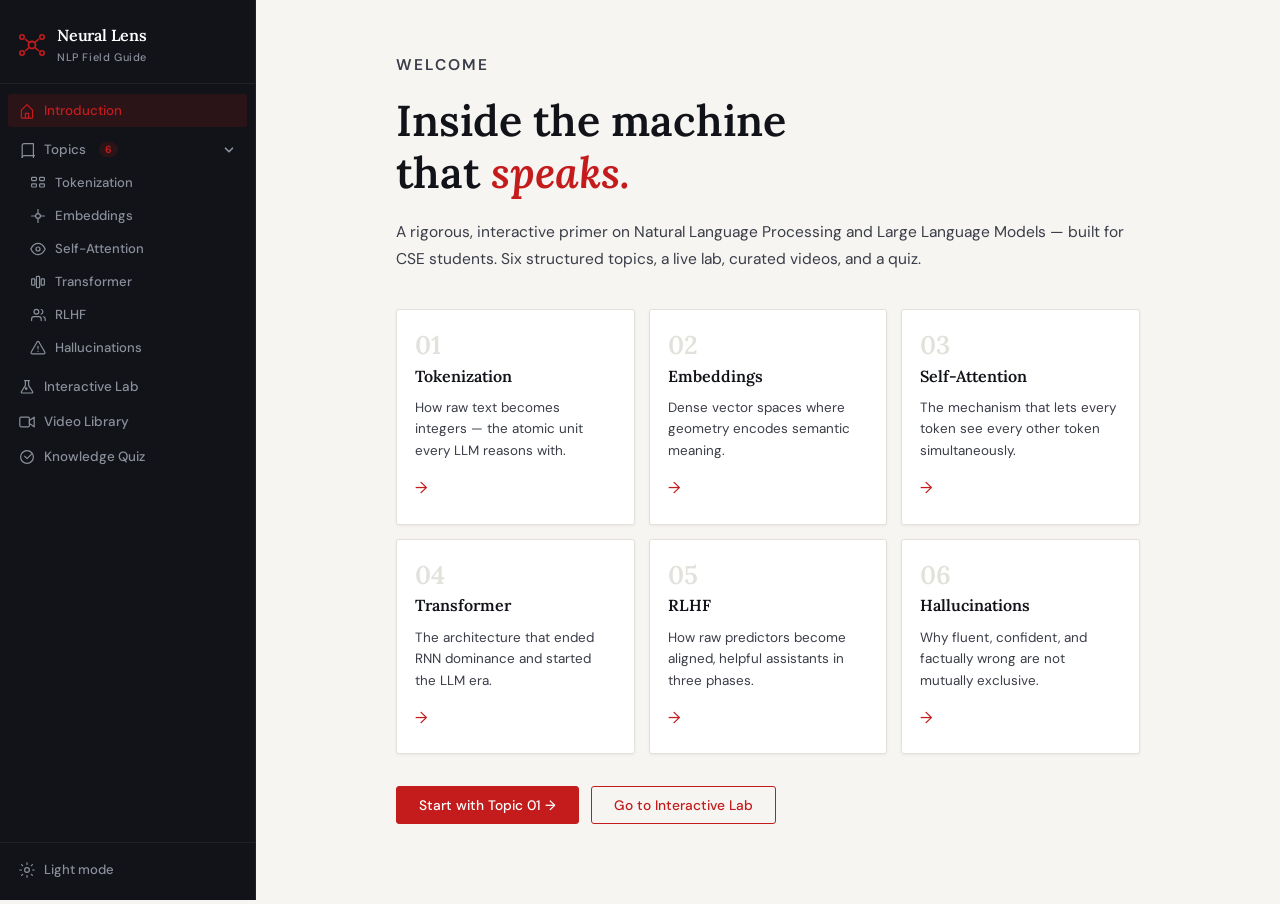
<file: index.html>
<!DOCTYPE html>
<html lang="en">
<head>
  <meta charset="UTF-8"/>
  <meta name="viewport" content="width=device-width, initial-scale=1.0"/>
  <title>Neural Lens — NLP &amp; LLM Field Guide</title>
  <link rel="preconnect" href="https://fonts.googleapis.com">
  <link rel="preconnect" href="https://fonts.gstatic.com" crossorigin>
  <link href="https://fonts.googleapis.com/css2?family=Lora:ital,wght@0,400;0,600;1,400&family=DM+Sans:opsz,wght@9..40,300;9..40,400;9..40,500;9..40,600&display=swap" rel="stylesheet"/>
  <link rel="stylesheet" href="style.css"/>
</head>
<body>

  <!-- ╔══════════════════════════════════════════════════════════╗
       ║  SIDEBAR — Fixed left navigation                        ║
       ║  Each link calls switchPage(pageId) via onclick.        ║
       ║  data-page must match the id of a .page element.        ║
        -->
  <aside id="sidebar" aria-label="Site navigation">

    <div class="sb-brand">
      <svg class="sb-logo" viewBox="0 0 28 28" fill="none" stroke="currentColor" stroke-width="1.6">
        <circle cx="14" cy="14" r="3.5" stroke-width="1.8"/>
        <circle cx="4"  cy="6"  r="2.2"/>
        <circle cx="24" cy="6"  r="2.2"/>
        <circle cx="4"  cy="22" r="2.2"/>
        <circle cx="24" cy="22" r="2.2"/>
        <line x1="7"  y1="8"  x2="11.2" y2="11.4"/>
        <line x1="21" y1="8"  x2="16.8" y2="11.4"/>
        <line x1="7"  y1="20" x2="11.2" y2="16.6"/>
        <line x1="21" y1="20" x2="16.8" y2="16.6"/>
      </svg>
      <div class="sb-brand-text">
        <span class="sb-brand-name">Neural Lens</span>
        <span class="sb-brand-sub">NLP Field Guide</span>
      </div>
    </div>

    <nav class="sb-nav">

      <!-- Introduction -->
      <button class="nav-btn active" data-page="page-home" onclick="switchPage('page-home',this)">
        <svg viewBox="0 0 20 20" fill="none" stroke="currentColor" stroke-width="1.5" stroke-linecap="round" stroke-linejoin="round">
          <path d="M3 9l7-7 7 7v9a1 1 0 01-1 1H4a1 1 0 01-1-1z"/>
          <polyline points="8,19 8,13 12,13 12,19"/>
        </svg>
        Introduction
      </button>

      <!-- Topics dropdown group -->
      <div class="nav-group" id="topics-group">
        <button class="nav-group-toggle" onclick="toggleGroup()" aria-expanded="true" aria-controls="topics-list">
          <div class="ngt-left">
            <svg viewBox="0 0 20 20" fill="none" stroke="currentColor" stroke-width="1.5" stroke-linecap="round" stroke-linejoin="round">
              <path d="M4 19.5A2.5 2.5 0 016.5 17H20"/>
              <path d="M6.5 2H18v20H6.5A2.5 2.5 0 014 19.5v-15A2.5 2.5 0 016.5 2z"/>
            </svg>
            <span>Topics</span>
            <span class="nav-badge">6</span>
          </div>
          <svg class="caret" viewBox="0 0 16 16" fill="none" stroke="currentColor" stroke-width="2" stroke-linecap="round" stroke-linejoin="round">
            <polyline points="4,6 8,10 12,6"/>
          </svg>
        </button>

        <div class="nav-children" id="topics-list">
          <button class="nav-btn nav-child" data-page="page-tokenization" onclick="switchPage('page-tokenization',this)">
            <svg viewBox="0 0 20 20" fill="none" stroke="currentColor" stroke-width="1.5" stroke-linecap="round" stroke-linejoin="round">
              <rect x="2"  y="3" width="6" height="4" rx="1"/>
              <rect x="12" y="3" width="6" height="4" rx="1"/>
              <rect x="2"  y="11" width="6" height="4" rx="1"/>
              <rect x="12" y="11" width="6" height="4" rx="1"/>
            </svg>
            Tokenization
          </button>
          <button class="nav-btn nav-child" data-page="page-embeddings" onclick="switchPage('page-embeddings',this)">
            <svg viewBox="0 0 20 20" fill="none" stroke="currentColor" stroke-width="1.5" stroke-linecap="round" stroke-linejoin="round">
              <circle cx="10" cy="10" r="3"/>
              <line x1="2" y1="10" x2="7" y2="10"/><line x1="13" y1="10" x2="18" y2="10"/>
              <line x1="10" y1="2"  x2="10" y2="7"/><line x1="10" y1="13" x2="10" y2="18"/>
            </svg>
            Embeddings
          </button>
          <button class="nav-btn nav-child" data-page="page-attention" onclick="switchPage('page-attention',this)">
            <svg viewBox="0 0 20 20" fill="none" stroke="currentColor" stroke-width="1.5" stroke-linecap="round" stroke-linejoin="round">
              <path d="M1 10s3.5-7 9-7 9 7 9 7-3.5 7-9 7-9-7-9-7z"/>
              <circle cx="10" cy="10" r="2.5"/>
            </svg>
            Self-Attention
          </button>
          <button class="nav-btn nav-child" data-page="page-transformer" onclick="switchPage('page-transformer',this)">
            <svg viewBox="0 0 20 20" fill="none" stroke="currentColor" stroke-width="1.5" stroke-linecap="round" stroke-linejoin="round">
              <rect x="2"  y="6"  width="4" height="8" rx="1"/>
              <rect x="8"  y="3"  width="4" height="14" rx="1"/>
              <rect x="14" y="6"  width="4" height="8" rx="1"/>
            </svg>
            Transformer
          </button>
          <button class="nav-btn nav-child" data-page="page-rlhf" onclick="switchPage('page-rlhf',this)">
            <svg viewBox="0 0 20 20" fill="none" stroke="currentColor" stroke-width="1.5" stroke-linecap="round" stroke-linejoin="round">
              <path d="M14 17v-2a3 3 0 00-3-3H5a3 3 0 00-3 3v2"/>
              <circle cx="8" cy="6" r="3"/>
              <path d="M19 17v-2a3 3 0 00-2-2.83M14 3.13a3 3 0 010 5.75"/>
            </svg>
            RLHF
          </button>
          <button class="nav-btn nav-child" data-page="page-hallucinations" onclick="switchPage('page-hallucinations',this)">
            <svg viewBox="0 0 20 20" fill="none" stroke="currentColor" stroke-width="1.5" stroke-linecap="round" stroke-linejoin="round">
              <path d="M8.5 3.2L1.5 15a1.5 1.5 0 001.3 2.3h14.4a1.5 1.5 0 001.3-2.3L11.5 3.2a1.5 1.5 0 00-3 0z"/>
              <line x1="10" y1="8"  x2="10" y2="11"/>
              <line x1="10" y1="14" x2="10" y2="14.1"/>
            </svg>
            Hallucinations
          </button>
        </div>
      </div>

      <!-- Interactive Lab -->
      <button class="nav-btn" data-page="page-lab" onclick="switchPage('page-lab',this)">
        <svg viewBox="0 0 20 20" fill="none" stroke="currentColor" stroke-width="1.5" stroke-linecap="round" stroke-linejoin="round">
          <path d="M7 2h6M8 2v6l-5 8a1 1 0 00.9 1.5h12.2A1 1 0 0017 16l-5-8V2"/>
          <circle cx="9" cy="12" r="1" fill="currentColor"/>
        </svg>
        Interactive Lab
      </button>

      <!-- Video Library -->
      <button class="nav-btn" data-page="page-videos" onclick="switchPage('page-videos',this)">
        <svg viewBox="0 0 20 20" fill="none" stroke="currentColor" stroke-width="1.5" stroke-linecap="round" stroke-linejoin="round">
          <rect x="1" y="4" width="12" height="12" rx="1.5"/>
          <polygon points="19,4 13,8 13,12 19,16"/>
        </svg>
        Video Library
      </button>

      <!-- Quiz -->
      <button class="nav-btn" data-page="page-quiz" onclick="switchPage('page-quiz',this)">
        <svg viewBox="0 0 20 20" fill="none" stroke="currentColor" stroke-width="1.5" stroke-linecap="round" stroke-linejoin="round">
          <path d="M7 9l3 3 6-6"/>
          <path d="M18 10a8 8 0 11-16 0 8 8 0 0116 0z"/>
        </svg>
        Knowledge Quiz
      </button>

    </nav>

    <div class="sb-footer">
      <button id="theme-btn" onclick="toggleTheme()" aria-label="Toggle theme">
        <svg class="icon-sun" viewBox="0 0 20 20" fill="none" stroke="currentColor" stroke-width="1.5" stroke-linecap="round">
          <circle cx="10" cy="10" r="3"/>
          <line x1="10" y1="1" x2="10" y2="3"/><line x1="10" y1="17" x2="10" y2="19"/>
          <line x1="1" y1="10" x2="3" y2="10"/><line x1="17" y1="10" x2="19" y2="10"/>
          <line x1="3.2" y1="3.2" x2="4.6" y2="4.6"/><line x1="15.4" y1="15.4" x2="16.8" y2="16.8"/>
          <line x1="16.8" y1="3.2" x2="15.4" y2="4.6"/><line x1="4.6" y1="15.4" x2="3.2" y2="16.8"/>
        </svg>
        <svg class="icon-moon" viewBox="0 0 20 20" fill="none" stroke="currentColor" stroke-width="1.5" stroke-linecap="round">
          <path d="M17.5 12.5A7.5 7.5 0 017 2a8.5 8.5 0 100 16 7.5 7.5 0 0010.5-5.5z"/>
        </svg>
        <span class="sun-lbl">Light mode</span>
        <span class="moon-lbl">Dark mode</span>
      </button>
    </div>
  </aside>

  <!-- Mobile top bar -->
  <header id="topbar">
    <button id="menu-btn" onclick="toggleSidebar()" aria-label="Menu">
      <svg viewBox="0 0 24 24" fill="none" stroke="currentColor" stroke-width="2" stroke-linecap="round">
        <line x1="3" y1="6"  x2="21" y2="6"/>
        <line x1="3" y1="12" x2="21" y2="12"/>
        <line x1="3" y1="18" x2="21" y2="18"/>
      </svg>
    </button>
    <span class="topbar-title">Neural Lens</span>
    <button onclick="toggleTheme()" class="topbar-theme" aria-label="Toggle theme">
      <svg class="icon-sun" viewBox="0 0 20 20" fill="none" stroke="currentColor" stroke-width="1.5" stroke-linecap="round">
        <circle cx="10" cy="10" r="3"/>
        <line x1="10" y1="1" x2="10" y2="3"/><line x1="10" y1="17" x2="10" y2="19"/>
        <line x1="1" y1="10" x2="3" y2="10"/><line x1="17" y1="10" x2="19" y2="10"/>
      </svg>
      <svg class="icon-moon" viewBox="0 0 20 20" fill="none" stroke="currentColor" stroke-width="1.5" stroke-linecap="round">
        <path d="M17.5 12.5A7.5 7.5 0 017 2a8.5 8.5 0 100 16 7.5 7.5 0 0010.5-5.5z"/>
      </svg>
    </button>
  </header>
  <div id="overlay" onclick="closeSidebar()"></div>

  <!-- ╔══════════════════════════════════════════════════════════╗
       ║  MAIN — Page container                                  ║
       ║  All .page elements live here. Only .page.active shows. ║
       ╚══════════════════════════════════════════════════════════╝ -->
  <main id="main">

    <!-- ▓▓▓▓▓  PAGE: INTRODUCTION  ▓▓▓▓▓ -->
    <section class="page active" id="page-home">
      <div class="page-wrap">
        <p class="pg-eyebrow">Welcome</p>
        <h1 class="pg-h1">Inside the machine<br/>that <em>speaks.</em></h1>
        <p class="pg-lead">A rigorous, interactive primer on Natural Language Processing and Large Language Models — built for CSE students. Six structured topics, a live lab, curated videos, and a quiz.</p>

        <div class="home-grid">
          <div class="home-card" onclick="switchPage('page-tokenization', document.querySelector('[data-page=page-tokenization]'))">
            <span class="hc-num">01</span>
            <h3>Tokenization</h3>
            <p>How raw text becomes integers — the atomic unit every LLM reasons with.</p>
            <span class="hc-arrow">&rarr;</span>
          </div>
          <div class="home-card" onclick="switchPage('page-embeddings', document.querySelector('[data-page=page-embeddings]'))">
            <span class="hc-num">02</span>
            <h3>Embeddings</h3>
            <p>Dense vector spaces where geometry encodes semantic meaning.</p>
            <span class="hc-arrow">&rarr;</span>
          </div>
          <div class="home-card" onclick="switchPage('page-attention', document.querySelector('[data-page=page-attention]'))">
            <span class="hc-num">03</span>
            <h3>Self-Attention</h3>
            <p>The mechanism that lets every token see every other token simultaneously.</p>
            <span class="hc-arrow">&rarr;</span>
          </div>
          <div class="home-card" onclick="switchPage('page-transformer', document.querySelector('[data-page=page-transformer]'))">
            <span class="hc-num">04</span>
            <h3>Transformer</h3>
            <p>The architecture that ended RNN dominance and started the LLM era.</p>
            <span class="hc-arrow">&rarr;</span>
          </div>
          <div class="home-card" onclick="switchPage('page-rlhf', document.querySelector('[data-page=page-rlhf]'))">
            <span class="hc-num">05</span>
            <h3>RLHF</h3>
            <p>How raw predictors become aligned, helpful assistants in three phases.</p>
            <span class="hc-arrow">&rarr;</span>
          </div>
          <div class="home-card" onclick="switchPage('page-hallucinations', document.querySelector('[data-page=page-hallucinations]'))">
            <span class="hc-num">06</span>
            <h3>Hallucinations</h3>
            <p>Why fluent, confident, and factually wrong are not mutually exclusive.</p>
            <span class="hc-arrow">&rarr;</span>
          </div>
        </div>

        <div class="home-footer-row">
          <button class="btn-primary" onclick="switchPage('page-tokenization', document.querySelector('[data-page=page-tokenization]'))">Start with Topic 01 &rarr;</button>
          <button class="btn-ghost"   onclick="switchPage('page-lab', document.querySelector('[data-page=page-lab]'))">Go to Interactive Lab</button>
        </div>
      </div>
    </section>

    <!-- ▓▓▓▓▓  TOPIC 1: TOKENIZATION  ▓▓▓▓▓ -->
    <section class="page" id="page-tokenization">
      <div class="page-wrap">
        <p class="pg-eyebrow">Topic 01 of 06</p>
        <h1 class="pg-h1">Tokenization</h1>
        <p class="pg-lead">A language model cannot read words. It reads integers. Tokenization bridges human-readable text and machine-readable numbers — converting any string into a sequence of integer IDs from a fixed vocabulary.</p>

        <h2>Why characters or words aren't enough</h2>
        <p>A character-level vocabulary is tiny but produces very long sequences, making attention computationally expensive. A word-level vocabulary would require hundreds of thousands of entries and can never handle unseen words. Subword tokenization hits the sweet spot: a vocabulary of ~50,000–100,000 units, with common words as single tokens and rare words expressed as composable subwords.</p>

        <div class="callout">
          <strong>Example:</strong> "unhappiness" might tokenize as <code>["un", "happi", "ness"]</code>. Each piece is a reusable unit the model has seen many times in other contexts.
        </div>

        <h2>Byte-Pair Encoding (BPE)</h2>
        <p>The dominant algorithm for LLM tokenization. BPE starts with individual characters and iteratively merges the most frequent adjacent pair of symbols into a new unit, repeating until a target vocabulary size is reached. The learned merge rules are then applied to encode any new text.</p>

        <div class="step-list">
          <div class="step-item"><span class="step-n">1</span><div><strong>Initialise</strong> — vocabulary starts as all individual characters + a special end-of-word marker</div></div>
          <div class="step-item"><span class="step-n">2</span><div><strong>Count</strong> — scan the entire corpus and count every adjacent symbol pair</div></div>
          <div class="step-item"><span class="step-n">3</span><div><strong>Merge</strong> — combine the most frequent pair into a new symbol; update all occurrences</div></div>
          <div class="step-item"><span class="step-n">4</span><div><strong>Repeat</strong> — continue until vocabulary size equals the target (e.g. 50,257 for GPT-2)</div></div>
          <div class="step-item"><span class="step-n">5</span><div><strong>Encode</strong> — apply learned merge rules to any new text to produce token IDs</div></div>
        </div>

        <div class="topic-video">
          <p class="tv-eyebrow">Recommended video</p>
          <div class="video-responsive">
            <iframe src="https://www.youtube-nocookie.com/embed/zduSFxRajkE?rel=0" title="Let's build the GPT Tokenizer — Andrej Karpathy" allowfullscreen allow="accelerometer; autoplay; clipboard-write; encrypted-media; gyroscope; picture-in-picture" loading="lazy"></iframe>
          </div>
          <p class="tv-caption">Andrej Karpathy — "Let's build the GPT Tokenizer" · BPE and tiktoken from scratch</p>
        </div>

        <div class="page-nav">
          <span></span>
          <button class="btn-primary" onclick="switchPage('page-embeddings', document.querySelector('[data-page=page-embeddings]'))">Next: Embeddings &rarr;</button>
        </div>
      </div>
    </section>

    <!-- ▓▓▓▓▓  TOPIC 2: EMBEDDINGS  ▓▓▓▓▓ -->
    <section class="page" id="page-embeddings">
      <div class="page-wrap">
        <p class="pg-eyebrow">Topic 02 of 06</p>
        <h1 class="pg-h1">Embeddings</h1>
        <p class="pg-lead">An integer token ID is just a label — it carries no information about meaning. Embeddings convert those integers into dense floating-point vectors where geometric proximity reflects semantic similarity.</p>

        <h2>The embedding lookup table</h2>
        <p>The model maintains a learned matrix of size <em>V × d</em> where V is the vocabulary size and d is the embedding dimension (512–4096 in modern models). Looking up token ID 15496 retrieves row 15496 — a vector of d numbers called its <em>embedding</em>. This lookup is the very first operation in every forward pass.</p>

        <div class="callout">
          <strong>Key insight:</strong> Embeddings are not hand-designed. They emerge entirely from training. The model learns to place tokens that appear in similar contexts near each other in vector space — encoding grammar, syntax, semantics, and world knowledge without any explicit instruction.
        </div>

        <h2>Geometric structure of meaning</h2>
        <p>Word2Vec (2013) demonstrated that embedding arithmetic captures analogy: <em>vec("king") − vec("man") + vec("woman") ≈ vec("queen")</em>. This relationship emerges from statistical co-occurrence patterns — not programming. Transformer models learn vastly richer embedding spaces, but the same geometric intuition applies.</p>

        <h2>Static vs contextual embeddings</h2>
        <p>Word2Vec and GloVe assign one fixed vector per word regardless of context. The word "bank" had the same embedding whether used in "river bank" or "bank account". Transformers produce <em>contextual</em> embeddings — the vector for "bank" is different in every sentence, shaped by every other token via self-attention.</p>

        <div class="topic-video">
          <p class="tv-eyebrow">Recommended video</p>
          <div class="video-responsive">
            <iframe src="https://www.youtube-nocookie.com/embed/wjZofJX0v4M?rel=0" title="Word Embeddings — 3Blue1Brown" allowfullscreen allow="accelerometer; autoplay; clipboard-write; encrypted-media; gyroscope; picture-in-picture" loading="lazy"></iframe>
          </div>
          <p class="tv-caption">3Blue1Brown — "But what is a word embedding?" · Vector arithmetic and semantic geometry</p>
        </div>

        <div class="page-nav">
          <button class="btn-ghost" onclick="switchPage('page-tokenization', document.querySelector('[data-page=page-tokenization]'))">&larr; Tokenization</button>
          <button class="btn-primary" onclick="switchPage('page-attention', document.querySelector('[data-page=page-attention]'))">Next: Self-Attention &rarr;</button>
        </div>
      </div>
    </section>

    <!-- ▓▓▓▓▓  TOPIC 3: SELF-ATTENTION  ▓▓▓▓▓ -->
    <section class="page" id="page-attention">
      <div class="page-wrap">
        <p class="pg-eyebrow">Topic 03 of 06</p>
        <h1 class="pg-h1">Self-Attention</h1>
        <p class="pg-lead">Self-attention lets every token directly query every other token — capturing long-range dependencies that recurrent networks could not. It is the core mechanism of the Transformer.</p>

        <h2>Query, Key, Value</h2>
        <p>For each token embedding <em>x</em>, three linear projections produce a Query Q ("what am I searching for?"), a Key K ("what do I advertise?"), and a Value V ("what do I carry?"). The attention weight between tokens <em>i</em> and <em>j</em> is the dot product Q<sub>i</sub>·K<sub>j</sub> scaled by √d<sub>k</sub>, passed through softmax. The output for token <em>i</em> is a weighted sum of all Value vectors.</p>

        <div class="callout">
          <strong>Formula:</strong> Attention(Q, K, V) = softmax( QKᵀ / √d<sub>k</sub> ) · V
        </div>

        <!-- Attention Heatmap Demo -->
        <h2>Live heatmap demo</h2>
        <p>Hover any word below. The highlight intensity on other words shows how strongly an attention head attends to that token in context.</p>
        <div class="heatmap-box">
          <div class="heatmap-sent" id="heatmap-sent"></div>
          <p class="heatmap-hint">Hover a word to reveal its attention pattern</p>
        </div>

        <h2>Multi-head attention</h2>
        <p>The Transformer runs <em>h</em> attention heads in parallel, each with independent Q/K/V projections. Different heads specialise — one may track syntactic dependencies, another co-reference, another positional proximity. Their outputs are concatenated and projected back to the model dimension.</p>

        <h2>Causal masking (GPT)</h2>
        <p>During generation, token <em>i</em> must not see token <em>j > i</em>. A causal mask sets those attention scores to −∞ before softmax, making them zero after normalisation. This enforces strictly left-to-right generation.</p>

        <div class="topic-video">
          <p class="tv-eyebrow">Recommended video</p>
          <div class="video-responsive">
            <iframe src="https://www.youtube-nocookie.com/embed/CMrHM8a3hqw?rel=0" title="But what is a GPT? — 3Blue1Brown" allowfullscreen allow="accelerometer; autoplay; clipboard-write; encrypted-media; gyroscope; picture-in-picture" loading="lazy"></iframe>
          </div>
          <p class="tv-caption">3Blue1Brown — "But what is a GPT?" · Transformers and attention explained visually</p>
        </div>

        <div class="page-nav">
          <button class="btn-ghost" onclick="switchPage('page-embeddings', document.querySelector('[data-page=page-embeddings]'))">&larr; Embeddings</button>
          <button class="btn-primary" onclick="switchPage('page-transformer', document.querySelector('[data-page=page-transformer]'))">Next: Transformer &rarr;</button>
        </div>
      </div>
    </section>

    <!-- ▓▓▓▓▓  TOPIC 4: TRANSFORMER  ▓▓▓▓▓ -->
    <section class="page" id="page-transformer">
      <div class="page-wrap">
        <p class="pg-eyebrow">Topic 04 of 06</p>
        <h1 class="pg-h1">The Transformer</h1>
        <p class="pg-lead">"Attention Is All You Need" (Vaswani et al., Google, 2017) replaced recurrent networks as the dominant sequence-modelling architecture. The key insight: attention mechanisms alone — without recurrence or convolution — are sufficient.</p>

        <h2>Architecture at a glance</h2>
        <div class="step-list">
          <div class="step-item"><span class="step-n">1</span><div><strong>Token + positional embeddings</strong> — each token ID becomes a d-dimensional vector; sine/cosine positional encodings inject sequence order</div></div>
          <div class="step-item"><span class="step-n">2</span><div><strong>Multi-head self-attention</strong> — every token attends to all others (or all previous ones, for causal generation)</div></div>
          <div class="step-item"><span class="step-n">3</span><div><strong>Add &amp; LayerNorm</strong> — residual connection adds input to output; LayerNorm stabilises training</div></div>
          <div class="step-item"><span class="step-n">4</span><div><strong>Feed-forward network</strong> — two linear layers with GELU, projecting to 4× model width and back</div></div>
          <div class="step-item"><span class="step-n">5</span><div><strong>Repeat N times</strong> — GPT-4 stacks ~128 layers; depth is what creates deep understanding</div></div>
          <div class="step-item"><span class="step-n">6</span><div><strong>Output head</strong> — final hidden state → vocabulary-sized logits → softmax → token probability distribution</div></div>
        </div>

        <div class="callout">
          <strong>BERT vs GPT:</strong> BERT uses bidirectional attention — reads the full sentence at once, optimal for understanding tasks. GPT uses causal (unidirectional) attention — reads left to right, optimal for generation. Both are Transformers; only the masking strategy differs.
        </div>

        <div class="topic-video">
          <p class="tv-eyebrow">Recommended video</p>
          <div class="video-responsive">
            <iframe src="https://www.youtube-nocookie.com/embed/kCc8FmEb1nY?rel=0" title="Let's build GPT from scratch — Andrej Karpathy" allowfullscreen allow="accelerometer; autoplay; clipboard-write; encrypted-media; gyroscope; picture-in-picture" loading="lazy"></iframe>
          </div>
          <p class="tv-caption">Andrej Karpathy — "Let's build GPT from scratch" · Complete Transformer implementation in Python</p>
        </div>

        <div class="page-nav">
          <button class="btn-ghost" onclick="switchPage('page-attention', document.querySelector('[data-page=page-attention]'))">&larr; Self-Attention</button>
          <button class="btn-primary" onclick="switchPage('page-rlhf', document.querySelector('[data-page=page-rlhf]'))">Next: RLHF &rarr;</button>
        </div>
      </div>
    </section>

    <!-- ▓▓▓▓▓  TOPIC 5: RLHF  ▓▓▓▓▓ -->
    <section class="page" id="page-rlhf">
      <div class="page-wrap">
        <p class="pg-eyebrow">Topic 05 of 06</p>
        <h1 class="pg-h1">RLHF</h1>
        <p class="pg-lead">Reinforcement Learning from Human Feedback transforms a raw next-token predictor into a helpful, safe assistant. Without it, a pre-trained LLM is brilliant at imitating the internet — including its worst parts.</p>

        <h2>Phase 1 — Supervised Fine-Tuning (SFT)</h2>
        <p>Human contractors write ideal (prompt → response) pairs. The base model is fine-tuned on these examples, shifting it toward "helpful assistant" behaviour in style and tone. This alone is insufficient — the behaviour is inconsistent and the model still produces harmful outputs.</p>

        <h2>Phase 2 — Reward Model Training</h2>
        <p>The SFT model generates multiple responses to each prompt. Human raters rank them from best to worst. A separate neural network — the <em>Reward Model (RM)</em> — is trained on these rankings. It learns to score any (prompt, response) pair without further human involvement.</p>

        <h2>Phase 3 — RL via PPO</h2>
        <p>The SFT model is treated as a policy. The Reward Model evaluates its outputs; <em>Proximal Policy Optimization (PPO)</em> updates the policy's weights to maximise reward. A KL-divergence penalty prevents the policy from drifting so far from the SFT baseline that it "reward-hacks" — generating responses that score well on the RM but humans dislike.</p>

        <div class="callout">
          <strong>Critical distinction:</strong> RLHF teaches <em>behaviour</em>, not facts. All world knowledge comes from pre-training. RLHF only shapes how that knowledge is expressed — tone, safety, honesty, helpfulness.
        </div>

        <div class="topic-video">
          <p class="tv-eyebrow">Recommended video</p>
          <div class="video-responsive">
            <iframe src="https://www.youtube-nocookie.com/embed/AhyznRSDjw8?rel=0" title="RLHF paper walkthrough — Yannic Kilcher" allowfullscreen allow="accelerometer; autoplay; clipboard-write; encrypted-media; gyroscope; picture-in-picture" loading="lazy"></iframe>
          </div>
          <p class="tv-caption">Yannic Kilcher — "InstructGPT: Training language models to follow instructions" · Paper walkthrough</p>
        </div>

        <div class="page-nav">
          <button class="btn-ghost" onclick="switchPage('page-transformer', document.querySelector('[data-page=page-transformer]'))">&larr; Transformer</button>
          <button class="btn-primary" onclick="switchPage('page-hallucinations', document.querySelector('[data-page=page-hallucinations]'))">Next: Hallucinations &rarr;</button>
        </div>
      </div>
    </section>

    <!-- ▓▓▓▓▓  TOPIC 6: HALLUCINATIONS  ▓▓▓▓▓ -->
    <section class="page" id="page-hallucinations">
      <div class="page-wrap">
        <p class="pg-eyebrow">Topic 06 of 06</p>
        <h1 class="pg-h1">Hallucinations</h1>
        <p class="pg-lead">A hallucination is any model output that is fluent, confident, and factually false. The model has no concept of truth — only of generating statistically likely continuations. "Sounding correct" and "being correct" are distinct.</p>

        <h2>Why they happen</h2>
        <p>LLMs are trained to maximise the likelihood of the next token. When asked about something rare or outside their training distribution, they do not know to say "I don't know." They generate whatever sequence would have been most likely in similar contexts — which can be entirely fabricated, stated with equal confidence to true facts.</p>

        <div class="callout">
          <strong>Taxonomy:</strong> Intrinsic (contradicts information already in the context), Extrinsic (fabricates new information), Temporal (outdated facts stated as current), Citation (non-existent papers with plausible DOIs and author names).
        </div>

        <h2>Active mitigations</h2>
        <div class="step-list">
          <div class="step-item"><span class="step-n">1</span><div><strong>RAG</strong> — Retrieval-Augmented Generation grounds responses in retrieved documents, limiting what the model can freely fabricate</div></div>
          <div class="step-item"><span class="step-n">2</span><div><strong>Chain-of-Thought</strong> — externalise reasoning steps before the final answer, making errors visible and correctable</div></div>
          <div class="step-item"><span class="step-n">3</span><div><strong>Uncertainty calibration</strong> — train models to express calibrated doubt rather than projecting false confidence</div></div>
          <div class="step-item"><span class="step-n">4</span><div><strong>Human-in-the-loop</strong> — for high-stakes applications, require verification of all factual claims against primary sources</div></div>
        </div>

        <div class="callout callout--warn">
          <strong>Rule:</strong> Treat every factual claim from an LLM as a hypothesis. Verify before acting. LLMs are reasoning engines, not knowledge stores.
        </div>

        <div class="topic-video">
          <p class="tv-eyebrow">Recommended video</p>
          <div class="video-responsive">
            <iframe src="https://www.youtube.com/embed/cfqtFvWOfg0?si=BlA0O0OHAcSNkvmx" title="Backpropagation — Andrej Karpathy" allowfullscreen allow="accelerometer; autoplay; clipboard-write; encrypted-media; gyroscope; picture-in-picture" loading="lazy"></iframe>
          </div>
          <p class="tv-caption">Andrej Karpathy — "Neural networks: Zero to Hero" · Building intuition for why generation is probabilistic</p>
        </div>

        <div class="page-nav">
          <button class="btn-ghost" onclick="switchPage('page-rlhf', document.querySelector('[data-page=page-rlhf]'))">&larr; RLHF</button>
          <button class="btn-primary" onclick="switchPage('page-lab', document.querySelector('[data-page=page-lab]'))">Go to Interactive Lab &rarr;</button>
        </div>
      </div>
    </section>

    <!-- ▓▓▓▓▓  PAGE: INTERACTIVE LAB  ▓▓▓▓▓ -->
    <section class="page" id="page-lab">
      <div class="page-wrap">
        <p class="pg-eyebrow">Interactive Lab</p>
        <h1 class="pg-h1">Hands-on demos</h1>
        <p class="pg-lead">Two live experiments. Interact directly with the mechanics you've read about.</p>

        <!-- LAB 01: Tokenizer -->
        <div class="lab-card">
          <div class="lab-card-head">
            <div class="lab-num">01</div>
            <div>
              <h2>Tokenizer Playground</h2>
              <p>Type any text and watch it fragment into tokens in real time. Each chip is one token — the atomic unit an LLM reasons with. Spaces are shown as &middot; to make whitespace tokens visible.</p>
            </div>
          </div>
          <div class="tokenizer-ui">
            <div class="tok-row">
              <input id="tok-input" class="tok-input" type="text" spellcheck="false" autocomplete="off"
                     placeholder="Try: unhappiness, ChatGPT, C++ or any sentence…"/>
              <span id="tok-count" class="tok-count">0 tokens</span>
            </div>
            <div id="tok-output" class="tok-output">
              <span class="tok-empty">Tokens will appear here&hellip;</span>
            </div>
            <p class="tok-note">Simplified whitespace/punctuation tokenizer. Production LLMs use Byte-Pair Encoding with a 50k–100k vocabulary table.</p>
          </div>
        </div>

        <!-- LAB 02: Probability Waterfall -->
        <div class="lab-card">
          <div class="lab-card-head">
            <div class="lab-num">02</div>
            <div>
              <h2>Probability Waterfall</h2>
              <p>Click <strong>Generate</strong> to simulate one step of autoregressive decoding. Three candidate tokens fall in with their probabilities; the highest-probability token is selected and appended to the sentence.</p>
            </div>
          </div>
          <div class="waterfall-ui">
            <div class="wf-ctx-wrap">
              <span class="wf-label">Context window</span>
              <div id="wf-sentence" class="wf-sentence">Large language models are trained to predict</div>
            </div>
            <div id="wf-stage" class="wf-stage" aria-live="polite"></div>
            <div class="wf-controls">
              <button id="wf-gen" class="btn-primary" onclick="wfGenerate()">Generate next token</button>
              <button id="wf-reset" class="btn-ghost" style="display:none" onclick="wfReset()">Reset</button>
            </div>
          </div>
        </div>

      </div>
    </section>

    <!-- ▓▓▓▓▓  PAGE: VIDEO LIBRARY  ▓▓▓▓▓ -->
    <section class="page" id="page-videos">
      <div class="page-wrap">
        <p class="pg-eyebrow">Video Library</p>
        <h1 class="pg-h1">Watch to understand</h1>
        <p class="pg-lead">Curated lectures from the sharpest educators in ML. Click any card to watch in an overlay.</p>

        <div class="vlib-grid">

          <div class="vcard" data-vid="CMrHM8a3hqw" data-title="But what is a GPT?" data-ch="3Blue1Brown" onclick="openModal(this)">
            <div class="vcard-thumb">
              <img src="https://img.youtube.com/vi/CMrHM8a3hqw/mqdefault.jpg" alt="3Blue1Brown GPT" loading="lazy"/>
              <div class="vcard-play"><svg viewBox="0 0 24 24" fill="currentColor"><polygon points="5,3 19,12 5,21"/></svg></div>
            </div>
            <div class="vcard-body">
              <span class="vcard-ch">3Blue1Brown</span>
              <h3>But what is a GPT?</h3>
              <p>Visual first-principles breakdown of Transformer architecture and text generation.</p>
              <span class="vcard-tag">Architecture</span>
            </div>
          </div>

          <div class="vcard" data-vid="kCc8FmEb1nY" data-title="Let's build GPT from scratch" data-ch="Andrej Karpathy" onclick="openModal(this)">
            <div class="vcard-thumb">
              <img src="https://img.youtube.com/vi/kCc8FmEb1nY/mqdefault.jpg" alt="Build GPT from scratch" loading="lazy"/>
              <div class="vcard-play"><svg viewBox="0 0 24 24" fill="currentColor"><polygon points="5,3 19,12 5,21"/></svg></div>
            </div>
            <div class="vcard-body">
              <span class="vcard-ch">Andrej Karpathy</span>
              <h3>Let's build GPT from scratch</h3>
              <p>Code a Transformer in Python from zero — the definitive technical walkthrough.</p>
              <span class="vcard-tag">Deep Dive</span>
            </div>
          </div>

          <div class="vcard" data-vid="AhyznRSDjw8" data-title="RLHF — InstructGPT paper" data-ch="Yannic Kilcher" onclick="openModal(this)">
            <div class="vcard-thumb">
              <img src="https://img.youtube.com/vi/AhyznRSDjw8/mqdefault.jpg" alt="RLHF paper walkthrough" loading="lazy"/>
              <div class="vcard-play"><svg viewBox="0 0 24 24" fill="currentColor"><polygon points="5,3 19,12 5,21"/></svg></div>
            </div>
            <div class="vcard-body">
              <span class="vcard-ch">Yannic Kilcher</span>
              <h3>RLHF — InstructGPT Paper</h3>
              <p>The alignment technique behind ChatGPT, explained via the original paper.</p>
              <span class="vcard-tag">Alignment</span>
            </div>
          </div>

          <div class="vcard" data-vid="ySEx_ap2WEM" data-title="Neural networks: Zero to Hero" data-ch="Andrej Karpathy" onclick="openModal(this)">
            <div class="vcard-thumb">
              <img src="https://i.ytimg.com/vi/cfqtFvWOfg0/hq720.jpg?sqp=-oaymwEnCNAFEJQDSFryq4qpAxkIARUAAIhCGAHYAQHiAQoIGBACGAY4AUAB&rs=AOn4CLC7y9DKf6GbHCRdzR8dapeMpF16Mw" alt="Neural networks zero to hero" loading="lazy"/>
              <div class="vcard-play"><svg viewBox="0 0 24 24" fill="currentColor"><polygon points="5,3 19,12 5,21"/></svg></div>
            </div>
            <div class="vcard-body">
              <span class="vcard-ch">Andrej Karpathy</span>
              <h3>Neural Networks: Zero to Hero</h3>
              <p>From backpropagation to a character-level language model. The complete series.</p>
              <span class="vcard-tag">Foundations</span>
            </div>
          </div>

          <div class="vcard" data-vid="zduSFxRajkE" data-title="Let's build the GPT Tokenizer" data-ch="Andrej Karpathy" onclick="openModal(this)">
            <div class="vcard-thumb">
              <img src="https://img.youtube.com/vi/zduSFxRajkE/mqdefault.jpg" alt="GPT Tokenizer" loading="lazy"/>
              <div class="vcard-play"><svg viewBox="0 0 24 24" fill="currentColor"><polygon points="5,3 19,12 5,21"/></svg></div>
            </div>
            <div class="vcard-body">
              <span class="vcard-ch">Andrej Karpathy</span>
              <h3>Let's build the GPT Tokenizer</h3>
              <p>BPE from scratch — tiktoken internals and Unicode edge cases explained.</p>
              <span class="vcard-tag">Tokenization</span>
            </div>
          </div>

          <div class="vcard" data-vid="wjZofJX0v4M" data-title="Word Embeddings &amp; Word2Vec" data-ch="3Blue1Brown" onclick="openModal(this)">
            <div class="vcard-thumb">
              <img src="https://img.youtube.com/vi/wjZofJX0v4M/mqdefault.jpg" alt="Word embeddings" loading="lazy"/>
              <div class="vcard-play"><svg viewBox="0 0 24 24" fill="currentColor"><polygon points="5,3 19,12 5,21"/></svg></div>
            </div>
            <div class="vcard-body">
              <span class="vcard-ch">3Blue1Brown</span>
              <h3>Word Embeddings &amp; Word2Vec</h3>
              <p>The geometric intuition behind semantic vector spaces, beautifully visualised.</p>
              <span class="vcard-tag">Embeddings</span>
            </div>
          </div>

        </div>
      </div>
    </section>

    <!-- ▓▓▓▓▓  PAGE: QUIZ  ▓▓▓▓▓ -->
    <section class="page" id="page-quiz">
      <div class="page-wrap page-wrap--narrow">
        <p class="pg-eyebrow">Assessment</p>
        <h1 class="pg-h1">Knowledge Check</h1>
        <p class="pg-lead">Eight questions covering all six topics. Select an answer to reveal instant feedback and a technical explanation.</p>

        <div id="quiz-body">

          <div class="q-card" data-q="0">
            <p class="q-text">1. What does BPE (Byte-Pair Encoding) do during tokenizer training?</p>
            <div class="q-opts">
              <button class="q-opt">Maps every Unicode character to a unique ID</button>
              <button class="q-opt">Iteratively merges the most frequent adjacent symbol pair until a target vocabulary size is reached</button>
              <button class="q-opt">Splits text purely on whitespace and punctuation</button>
              <button class="q-opt">Converts text to binary before encoding</button>
            </div>
            <div class="q-fb" id="fb-0"></div>
          </div>

          <div class="q-card" data-q="1">
            <p class="q-text">2. What geometric property do word embeddings exhibit?</p>
            <div class="q-opts">
              <button class="q-opt">Random distribution — no structure</button>
              <button class="q-opt">Semantically similar tokens cluster together; analogy arithmetic works</button>
              <button class="q-opt">All vectors are unit-length and orthogonal</button>
              <button class="q-opt">Embeddings are identical for tokens with the same POS tag</button>
            </div>
            <div class="q-fb" id="fb-1"></div>
          </div>

          <div class="q-card" data-q="2">
            <p class="q-text">3. What is the scaled dot-product attention formula?</p>
            <div class="q-opts">
              <button class="q-opt">Attention = softmax(QVᵀ) · K</button>
              <button class="q-opt">Attention = sigmoid(QKᵀ / d<sub>k</sub>) · V</button>
              <button class="q-opt">Attention = softmax(QKᵀ / √d<sub>k</sub>) · V</button>
              <button class="q-opt">Attention = LayerNorm(Q + K) · V</button>
            </div>
            <div class="q-fb" id="fb-2"></div>
          </div>

          <div class="q-card" data-q="3">
            <p class="q-text">4. How does GPT enforce left-to-right generation?</p>
            <div class="q-opts">
              <button class="q-opt">It processes tokens sequentially using an LSTM layer</button>
              <button class="q-opt">It uses causal masking — future attention scores are set to −∞ before softmax</button>
              <button class="q-opt">It shuffles the token sequence during training</button>
              <button class="q-opt">It uses bidirectional attention with a [SEP] token</button>
            </div>
            <div class="q-fb" id="fb-3"></div>
          </div>

          <div class="q-card" data-q="4">
            <p class="q-text">5. What does the Reward Model learn in the RLHF pipeline?</p>
            <div class="q-opts">
              <button class="q-opt">The probability of the next token</button>
              <button class="q-opt">Human preference rankings for (prompt, completion) pairs</button>
              <button class="q-opt">Whether a response contains harmful content</button>
              <button class="q-opt">The embedding distance between question and answer</button>
            </div>
            <div class="q-fb" id="fb-4"></div>
          </div>

          <div class="q-card" data-q="5">
            <p class="q-text">6. An LLM "hallucination" is best defined as:</p>
            <div class="q-opts">
              <button class="q-opt">A crash caused by exceeding the context window</button>
              <button class="q-opt">A safety refusal triggered by policy filters</button>
              <button class="q-opt">A fluent, confident output that is factually false</button>
              <button class="q-opt">An increased latency caused by large batch sizes</button>
            </div>
            <div class="q-fb" id="fb-5"></div>
          </div>

          <div class="q-card" data-q="6">
            <p class="q-text">7. What does RAG primarily address?</p>
            <div class="q-opts">
              <button class="q-opt">High inference latency at scale</button>
              <button class="q-opt">Hallucination and outdated knowledge — by grounding responses in retrieved documents</button>
              <button class="q-opt">Insufficient model parameter count</button>
              <button class="q-opt">Slow tokenization throughput</button>
            </div>
            <div class="q-fb" id="fb-6"></div>
          </div>

          <div class="q-card" data-q="7">
            <p class="q-text">8. In RLHF, the KL-divergence penalty:</p>
            <div class="q-opts">
              <button class="q-opt">Speeds up PPO training convergence</button>
              <button class="q-opt">Constrains policy drift from the SFT baseline, preventing reward hacking</button>
              <button class="q-opt">Normalises Reward Model output scores to [0, 1]</button>
              <button class="q-opt">Controls vocabulary size during fine-tuning</button>
            </div>
            <div class="q-fb" id="fb-7"></div>
          </div>

        </div>

        <div class="quiz-result" id="quiz-result" style="display:none">
          <div class="qr-score" id="qr-score">—</div>
          <p id="qr-msg">—</p>
          <button class="btn-ghost" onclick="quizReset()">Try again</button>
        </div>

      </div>
    </section>

  </main>

  <!-- ╔══════════════════════════════════════════════════════════╗
       ║  VIDEO MODAL                                            ║
       ║  Hidden by default. JS injects iframe on open.         ║
       ║  Uses youtube-nocookie.com — no cookies until play.    ║
       ╚══════════════════════════════════════════════════════════╝ -->
  <div id="modal" class="modal" role="dialog" aria-modal="true" aria-hidden="true">
    <div class="modal-backdrop" onclick="closeModal()"></div>
    <div class="modal-box">
      <div class="modal-header">
        <div class="modal-meta">
          <span id="modal-ch" class="modal-ch"></span>
          <h3 id="modal-title" class="modal-title"></h3>
        </div>
        <button class="modal-close" onclick="closeModal()" aria-label="Close">
          <svg viewBox="0 0 20 20" fill="none" stroke="currentColor" stroke-width="2.2" stroke-linecap="round">
            <line x1="4" y1="4" x2="16" y2="16"/>
            <line x1="16" y1="4" x2="4" y2="16"/>
          </svg>
        </button>
      </div>
      <div class="modal-player" id="modal-player"></div>
    </div>
  </div>

  <script src="script.js"></script>
</body>
</html>
</file>
<file: style.css>
/*
 * style.css — Neural Lens SPA
 * ══════════════════════════════════════════════════════════
 *
 * Palette: Charcoal (#111318) · Off-white (#f6f5f2) · Crimson (#c41c1c)
 * Fonts:   Lora (headings/body) · DM Sans (UI labels, nav, buttons)
 *
 * Architecture:
 *  1. CSS Custom Properties
 *  2. Reset & Base
 *  3. SPA Shell — Sidebar + Main layout
 *  4. Page Transitions (Fade & Slide)
 *     ↳ How CSS page transitions work (explained inline)
 *  5. Typography & Prose
 *  6. Buttons
 *  7. Topic Page Components
 *  8. Attention Heatmap
 *  9. Interactive Lab
 * 10. Video Library & Modal
 * 11. Quiz
 * 12. Responsive
 */


/* ══════════════════════════════════════════════════════════
   1. CSS CUSTOM PROPERTIES
   ══════════════════════════════════════════════════════════ */
:root {
  /* Palette */
  --ink:         #111318;
  --ink-2:       #3a3d47;
  --ink-3:       #7c808d;
  --bg:          #f6f5f2;
  --surface:     #ffffff;
  --surface-2:   #f0efe9;
  --accent:      #c41c1c;
  --accent-dim:  rgba(196, 28, 28, 0.08);
  --accent-2:    #9b1616;
  --border:      #e2e1db;
  --border-2:    #cbc9c2;
  --green:       #166534;
  --green-bg:    rgba(22, 101, 52, 0.07);
  --red:         #b91c1c;
  --red-bg:      rgba(185, 28, 28, 0.07);

  /* Sidebar */
  --sb-w:        256px;
  --sb-bg:       #111318;
  --sb-text:     #8a8f9c;
  --sb-text-h:   #d0d3da;
  --sb-border:   rgba(255,255,255,0.06);

  /* Fonts */
  --serif: 'Lora', Georgia, serif;
  --sans:  'DM Sans', system-ui, sans-serif;
  --mono:  'Courier New', Courier, monospace;

  /* Geometry */
  --r:  3px;          /* border radius */
  --pw: 740px;        /* max prose width */

  /* Shadows */
  --sh1: 0 1px 3px rgba(0,0,0,0.06);
  --sh2: 0 3px 12px rgba(0,0,0,0.09);
  --sh3: 0 8px 32px rgba(0,0,0,0.13);
  --sh4: 0 20px 60px rgba(0,0,0,0.18);

  /* Transition curve — used everywhere */
  --ease: cubic-bezier(0.4, 0, 0.2, 1);
  --t:    220ms;
}

/* Dark theme overrides */
[data-theme="dark"] {
  --ink:       #e8eaf0;
  --ink-2:     #9aa0b0;
  --ink-3:     #545b6d;
  --bg:        #0d0f14;
  --surface:   #141720;
  --surface-2: #1b1e28;
  --accent:    #ef4444;
  --accent-dim:rgba(239,68,68,0.1);
  --accent-2:  #dc2626;
  --border:    #1f2330;
  --border-2:  #2a2f3e;
  --sh1: 0 1px 3px rgba(0,0,0,0.3);
  --sh2: 0 3px 12px rgba(0,0,0,0.4);
  --sh3: 0 8px 32px rgba(0,0,0,0.5);
  --sh4: 0 20px 60px rgba(0,0,0,0.65);
}


/* ══════════════════════════════════════════════════════════
   2. RESET & BASE
   ══════════════════════════════════════════════════════════ */
*, *::before, *::after { margin: 0; padding: 0; box-sizing: border-box; }
html  { font-size: 16px; scroll-behavior: smooth; }
body  {
  font-family: var(--sans);
  background: var(--bg);
  color: var(--ink);
  line-height: 1.65;
  -webkit-font-smoothing: antialiased;
  overflow-x: hidden;
}
a    { color: var(--accent); text-decoration: none; }
img  { display: block; max-width: 100%; }
ul   { list-style: none; }
code {
  font-family: var(--mono); font-size: 0.88em;
  background: var(--surface-2); border: 1px solid var(--border);
  border-radius: var(--r); padding: 1px 5px;
}


/* ══════════════════════════════════════════════════════════
   3. SPA SHELL
   ══════════════════════════════════════════════════════════ */

/* ── Sidebar ── */
#sidebar {
  position: fixed; inset: 0 auto 0 0;
  width: var(--sb-w); z-index: 200;
  background: var(--sb-bg);
  border-right: 1px solid var(--sb-border);
  display: flex; flex-direction: column;
  /* Mobile: translate off-screen by default */
  transition: transform var(--t) var(--ease);
}

/* Brand strip */
.sb-brand {
  display: flex; align-items: center; gap: 11px;
  padding: 22px 18px 16px;
  border-bottom: 1px solid var(--sb-border);
  flex-shrink: 0;
}
.sb-logo {
  width: 28px; height: 28px; flex-shrink: 0; color: var(--accent);
}
.sb-brand-name {
  display: block; font-family: var(--serif);
  font-size: 1rem; font-weight: 600; color: #fff; letter-spacing: -0.2px;
}
.sb-brand-sub {
  display: block; font-size: 0.68rem; font-weight: 500;
  letter-spacing: 0.6px; color: var(--sb-text); margin-top: 1px;
}

/* Nav scroll area */
.sb-nav {
  flex: 1; overflow-y: auto; padding: 10px 8px;
  display: flex; flex-direction: column; gap: 2px;
}
.sb-nav::-webkit-scrollbar { width: 3px; }
.sb-nav::-webkit-scrollbar-thumb { background: rgba(255,255,255,0.12); border-radius: 2px; }

/* Nav buttons — shared base */
.nav-btn {
  display: flex; align-items: center; gap: 9px;
  width: 100%; padding: 8px 11px; border-radius: var(--r);
  background: transparent; border: none; cursor: pointer;
  font-family: var(--sans); font-size: 0.84rem; font-weight: 500;
  color: var(--sb-text); text-align: left;
  transition: background var(--t) var(--ease), color var(--t) var(--ease);
}
.nav-btn svg { width: 16px; height: 16px; flex-shrink: 0; }
.nav-btn:hover  { background: rgba(255,255,255,0.06); color: var(--sb-text-h); }
.nav-btn.active {
  background: rgba(196,28,28,0.15);
  color: var(--accent);
}
[data-theme="dark"] .nav-btn.active { background: rgba(239,68,68,0.13); }

/* Child nav items (topic sub-items) */
.nav-child { padding-left: 22px; font-size: 0.82rem; }

/* Collapsible group */
.nav-group { margin: 4px 0; }
.nav-group-toggle {
  display: flex; align-items: center; justify-content: space-between;
  width: 100%; padding: 8px 11px; border-radius: var(--r);
  background: transparent; border: none; cursor: pointer;
  font-family: var(--sans); font-size: 0.84rem; font-weight: 500;
  color: var(--sb-text);
  transition: background var(--t) var(--ease), color var(--t) var(--ease);
}
.nav-group-toggle:hover { background: rgba(255,255,255,0.06); color: var(--sb-text-h); }
.ngt-left { display: flex; align-items: center; gap: 9px; }
.ngt-left svg { width: 16px; height: 16px; flex-shrink: 0; }
.nav-badge {
  font-size: 0.65rem; font-weight: 700; color: var(--accent);
  background: rgba(196,28,28,0.15);
  border-radius: 9px; padding: 1px 6px; margin-left: 4px;
}
.caret {
  width: 14px; height: 14px; flex-shrink: 0;
  transition: transform 0.25s var(--ease);
}
.nav-group-toggle[aria-expanded="false"] .caret { transform: rotate(-90deg); }

/* Animated children collapse */
.nav-children {
  overflow: hidden;
  max-height: 400px;  /* open state — large enough for all children */
  transition: max-height 0.3s var(--ease), opacity 0.2s ease;
  opacity: 1;
}
.nav-children.collapsed { max-height: 0; opacity: 0; }

/* Sidebar footer */
.sb-footer {
  padding: 10px 8px 14px;
  border-top: 1px solid var(--sb-border);
  flex-shrink: 0;
}
#theme-btn {
  display: flex; align-items: center; gap: 9px;
  width: 100%; padding: 8px 11px; border-radius: var(--r);
  background: transparent; border: none; cursor: pointer;
  font-family: var(--sans); font-size: 0.82rem; font-weight: 500;
  color: var(--sb-text);
  transition: background var(--t) var(--ease), color var(--t) var(--ease);
}
#theme-btn svg { width: 16px; height: 16px; flex-shrink: 0; }
#theme-btn:hover { background: rgba(255,255,255,0.06); color: var(--sb-text-h); }
.icon-moon   { display: none; }
.moon-lbl    { display: none; }
[data-theme="dark"] .icon-sun  { display: none; }
[data-theme="dark"] .icon-moon { display: block; }
[data-theme="dark"] .sun-lbl   { display: none; }
[data-theme="dark"] .moon-lbl  { display: inline; }

/* ── Main content area ── */
#main {
  margin-left: var(--sb-w);
  min-height: 100vh;
  /* This is where pages mount — position:relative needed for stacking */
  position: relative;
}

/* ── Mobile header (hidden on desktop) ── */
#topbar {
  display: none;
  position: fixed; top: 0; left: 0; right: 0;
  height: 50px; z-index: 190;
  background: var(--sb-bg);
  border-bottom: 1px solid var(--sb-border);
  align-items: center; justify-content: space-between;
  padding: 0 14px;
}
.topbar-title { font-family: var(--serif); font-size: 0.95rem; font-weight: 600; color: #fff; }
#menu-btn, .topbar-theme {
  display: flex; align-items: center; justify-content: center;
  width: 36px; height: 36px;
  background: transparent; border: none; cursor: pointer; color: var(--sb-text);
}
#menu-btn svg, .topbar-theme svg { width: 18px; height: 18px; }

/* Overlay behind mobile sidebar */
#overlay {
  display: none; position: fixed; inset: 0; z-index: 150;
  background: rgba(0,0,0,0.55);
  transition: opacity var(--t) ease;
}
#overlay.visible { display: block; }


/* ══════════════════════════════════════════════════════════
   4. PAGE TRANSITIONS — Fade & Slide

   EXPLANATION (for your professor):
   ──────────────────────────────────
   Every .page element is hidden by default using:
     display: none;
     opacity: 0;
     transform: translateY(12px);

   When switchPage() runs, it removes .active from the old
   page (hiding it instantly) and adds .active to the new one.

   The .page.active rule makes the page visible AND starts the
   CSS animation @keyframes slideIn. This animation runs for
   320ms and uses cubic-bezier(0.4, 0, 0.2, 1) — a curve that
   starts fast and decelerates, mimicking natural motion.

   There is intentionally NO exit animation. A simultaneous
   exit+entry would feel cluttered. The old page disappears
   instantly; the new page "slides up" into the space. This
   asymmetry is the same pattern used by iOS, Material Design,
   and most production SPAs.
   ══════════════════════════════════════════════════════════ */

.page {
  display: none;
  opacity: 0;
  transform: translateY(12px);
}

.page.active {
  display: block;
  animation: slideIn 320ms cubic-bezier(0.4, 0, 0.2, 1) forwards;
}

@keyframes slideIn {
  from { opacity: 0; transform: translateY(12px); }
  to   { opacity: 1; transform: translateY(0); }
}

/* Page content wrapper */
.page-wrap {
  max-width: 840px;
  margin: 0 auto;
  padding: 52px 48px 80px;
}
.page-wrap--narrow {
  max-width: 700px;
}


/* ══════════════════════════════════════════════════════════
   5. TYPOGRAPHY & PROSE
   ══════════════════════════════════════════════════════════ */

.pg-eyebrow {
  display: block; font-size: 0.67rem; font-weight: 600;
  letter-spacing: 2px; text-transform: uppercase;
  color: var(--accent); margin-bottom: 14px;
}

.pg-h1 {
  font-family: var(--serif);
  font-size: clamp(1.85rem, 4vw, 2.7rem);
  font-weight: 600; line-height: 1.2; color: var(--ink);
  margin-bottom: 20px;
}
.pg-h1 em { color: var(--accent); font-style: italic; }

.pg-lead {
  font-size: 1.05rem; line-height: 1.75; color: var(--ink-2);
  max-width: 630px; margin-bottom: 44px;
}

.page-wrap h2 {
  font-family: var(--serif); font-size: 1.2rem; font-weight: 600;
  color: var(--ink); margin: 36px 0 12px;
}
.page-wrap h2:first-of-type { margin-top: 0; }

.page-wrap p {
  font-size: 0.97rem; line-height: 1.75; color: var(--ink-2);
  max-width: var(--pw); margin-bottom: 16px;
}

/* Callout box */
.callout {
  background: var(--accent-dim);
  border-left: 3px solid var(--accent);
  padding: 14px 18px; margin: 24px 0;
  font-size: 0.93rem; line-height: 1.68; color: var(--ink-2);
  border-radius: 0 var(--r) var(--r) 0;
}
.callout strong { color: var(--accent); font-weight: 600; }
.callout--warn { border-left-color: #b45309; background: rgba(180, 83, 9, 0.07); }
.callout--warn strong { color: #b45309; }

/* Step list */
.step-list { display: flex; flex-direction: column; gap: 12px; margin: 22px 0; }
.step-item {
  display: flex; align-items: flex-start; gap: 14px;
  font-size: 0.93rem; line-height: 1.7; color: var(--ink-2);
}
.step-item strong { color: var(--ink); }
.step-n {
  width: 26px; height: 26px; border-radius: 50%;
  background: var(--accent); color: #fff;
  font-size: 0.76rem; font-weight: 700; flex-shrink: 0;
  display: flex; align-items: center; justify-content: center;
  margin-top: 2px;
}


/* ══════════════════════════════════════════════════════════
   6. BUTTONS
   ══════════════════════════════════════════════════════════ */

.btn-primary {
  display: inline-flex; align-items: center; gap: 6px;
  font-family: var(--sans); font-size: 0.86rem; font-weight: 500;
  color: #fff; background: var(--accent);
  border: 1px solid var(--accent); border-radius: var(--r);
  padding: 9px 22px; cursor: pointer;
  transition: background var(--t) var(--ease), transform var(--t) var(--ease), box-shadow var(--t) var(--ease);
}
.btn-primary:hover {
  background: var(--accent-2);
  transform: translateY(-1px);
  box-shadow: 0 4px 14px rgba(196,28,28,0.3);
}

.btn-ghost {
  display: inline-flex; align-items: center; gap: 6px;
  font-family: var(--sans); font-size: 0.86rem; font-weight: 500;
  color: var(--accent); background: transparent;
  border: 1px solid var(--accent); border-radius: var(--r);
  padding: 9px 22px; cursor: pointer;
  transition: background var(--t) var(--ease);
}
.btn-ghost:hover { background: var(--accent-dim); }

/* Page bottom nav (prev/next) */
.page-nav {
  display: flex; justify-content: space-between; align-items: center;
  margin-top: 52px; padding-top: 28px;
  border-top: 1px solid var(--border);
  gap: 12px; flex-wrap: wrap;
}


/* ══════════════════════════════════════════════════════════
   7. TOPIC PAGE COMPONENTS
   ══════════════════════════════════════════════════════════ */

/* Embedded video */
.topic-video { margin-top: 44px; }
.tv-eyebrow {
  font-size: 0.67rem; font-weight: 600; letter-spacing: 1.6px;
  text-transform: uppercase; color: var(--ink-3); margin-bottom: 10px;
}
/* Responsive 16:9 iframe wrapper */
.video-responsive {
  position: relative; width: 100%; aspect-ratio: 16 / 9;
  border-radius: var(--r); overflow: hidden; background: #000;
  box-shadow: var(--sh3);
}
.video-responsive iframe {
  position: absolute; inset: 0; width: 100%; height: 100%; border: none;
}
.tv-caption {
  font-size: 0.8rem; color: var(--ink-3); margin-top: 9px; font-style: italic;
}

/* Intro home cards */
.home-grid {
  display: grid; grid-template-columns: repeat(3, 1fr);
  gap: 14px; margin: 36px 0 32px;
}
.home-card {
  background: var(--surface); border: 1px solid var(--border);
  border-radius: var(--r); padding: 22px 18px; cursor: pointer;
  box-shadow: var(--sh1); position: relative;
  transition: transform var(--t) var(--ease), box-shadow var(--t) var(--ease), border-color var(--t) var(--ease);
}
.home-card:hover {
  transform: translateY(-3px); box-shadow: var(--sh2);
  border-color: var(--border-2);
}
.hc-num {
  font-family: var(--serif); font-size: 1.6rem; font-weight: 600;
  color: var(--border); line-height: 1; margin-bottom: 10px;
}
.home-card h3 {
  font-family: var(--serif); font-size: 1rem; font-weight: 600;
  color: var(--ink); margin-bottom: 8px;
}
.home-card p { font-size: 0.84rem; color: var(--ink-2); margin: 0 0 14px; line-height: 1.6; }
.hc-arrow {
  font-size: 1rem; color: var(--accent);
  transition: transform var(--t) var(--ease);
}
.home-card:hover .hc-arrow { transform: translateX(4px); }
.home-footer-row { display: flex; gap: 12px; flex-wrap: wrap; }


/* ══════════════════════════════════════════════════════════
   8. ATTENTION HEATMAP
   ══════════════════════════════════════════════════════════ */
.heatmap-box { margin: 18px 0 28px; }
.heatmap-sent {
  display: flex; flex-wrap: wrap; gap: 7px; align-items: baseline;
  font-family: var(--serif); font-size: 1.3rem; line-height: 2;
  user-select: none;
}
/* Base word token */
.hw {
  display: inline-block; padding: 2px 5px; border-radius: 3px;
  cursor: pointer; color: var(--ink);
  transition: opacity 0.2s var(--ease), background 0.2s var(--ease), color 0.2s var(--ease);
}
/* When a word is hovered: parent adds .hovering → dims all .hw */
.heatmap-sent.hovering .hw  { opacity: 0.15; }
/* Classifications override */
.hw.hw-source { opacity: 1 !important; outline: 2px solid var(--accent); outline-offset: 2px; border-radius: 2px; }
.hw.hw-high   { opacity: 1 !important; background: rgba(196,28,28,0.18); color: var(--ink); }
.hw.hw-mid    { opacity: 0.6 !important; background: rgba(196,28,28,0.07); }
.hw.hw-low    { opacity: 0.15 !important; }
.heatmap-hint { font-size: 0.78rem; color: var(--ink-3); font-style: italic; margin-top: 6px; }


/* ══════════════════════════════════════════════════════════
   9. INTERACTIVE LAB
   ══════════════════════════════════════════════════════════ */

.lab-card {
  background: var(--surface); border: 1px solid var(--border);
  border-radius: var(--r); padding: 28px; margin-top: 28px;
  box-shadow: var(--sh1);
}
.lab-card-head {
  display: flex; gap: 18px; align-items: flex-start; margin-bottom: 22px;
}
.lab-num {
  font-family: var(--serif); font-size: 2.2rem; font-weight: 600;
  color: var(--border); line-height: 1; flex-shrink: 0; padding-top: 3px;
}
.lab-card-head h2 {
  font-family: var(--serif); font-size: 1.1rem; font-weight: 600;
  color: var(--ink); margin: 0 0 8px;
}
.lab-card-head p { font-size: 0.9rem; color: var(--ink-2); margin: 0; line-height: 1.65; }

/* Tokenizer */
.tokenizer-ui {
  background: var(--bg); border: 1px solid var(--border);
  border-radius: var(--r); overflow: hidden;
}
.tok-row {
  display: flex; align-items: center; gap: 12px;
  padding: 13px 16px; border-bottom: 1px solid var(--border);
}
.tok-input {
  flex: 1; font-family: var(--mono); font-size: 0.92rem;
  color: var(--ink); background: var(--surface);
  border: 1px solid var(--border); border-radius: var(--r);
  padding: 8px 12px; outline: none;
  transition: border-color var(--t) var(--ease);
}
.tok-input:focus { border-color: var(--accent); }
.tok-count {
  font-size: 0.72rem; font-weight: 600; color: var(--ink-3);
  white-space: nowrap; flex-shrink: 0;
}
.tok-output {
  display: flex; flex-wrap: wrap; gap: 7px;
  padding: 14px 16px; min-height: 56px; align-items: flex-start;
}
@keyframes chipPop {
  from { opacity: 0; transform: scale(0.85) translateY(4px); }
  to   { opacity: 1; transform: none; }
}
.tok-chip {
  font-family: var(--mono); font-size: 0.81rem;
  color: var(--ink); background: var(--surface);
  border: 1px solid var(--border); border-radius: var(--r);
  padding: 3px 9px; white-space: pre;
  animation: chipPop 0.15s var(--ease) both;
}
.tok-empty { font-size: 0.83rem; color: var(--ink-3); font-style: italic; align-self: center; }
.tok-note  { padding: 9px 16px; font-size: 0.77rem; color: var(--ink-3); font-style: italic; border-top: 1px solid var(--border); }

/* Waterfall */
.waterfall-ui    { display: flex; flex-direction: column; gap: 18px; }
.wf-ctx-wrap     { display: flex; flex-direction: column; gap: 5px; }
.wf-label        { font-size: 0.65rem; font-weight: 600; letter-spacing: 1.4px; text-transform: uppercase; color: var(--ink-3); }
.wf-sentence     { font-family: var(--mono); font-size: 0.93rem; color: var(--ink); background: var(--bg); border: 1px solid var(--border); border-radius: var(--r); padding: 10px 14px; line-height: 1.6; min-height: 42px; }
.wf-chosen       { color: var(--accent); font-weight: 600; }
.wf-stage        { display: flex; gap: 10px; min-height: 78px; align-items: flex-end; flex-wrap: wrap; }
.wf-controls     { display: flex; gap: 10px; }

@keyframes wfFall {
  from { opacity: 0; transform: translateY(-20px); }
  to   { opacity: 1; transform: none; }
}
.wf-col {
  display: flex; flex-direction: column; align-items: center; gap: 5px;
  animation: wfFall 0.35s var(--ease) both;
}
.wf-col:nth-child(1) { animation-delay: 0ms; }
.wf-col:nth-child(2) { animation-delay: 75ms; }
.wf-col:nth-child(3) { animation-delay: 150ms; }
.wf-bar-track { height: 54px; display: flex; align-items: flex-end; justify-content: center; width: 74px; }
.wf-bar {
  width: 74px; border-radius: var(--r) var(--r) 0 0;
  background: var(--accent-dim);
  border: 1px solid rgba(196,28,28,0.22); border-bottom: none;
  transition: height 0.48s cubic-bezier(0.34, 1.4, 0.64, 1);
}
.wf-bar.win  { background: rgba(196,28,28,0.13); border-color: var(--accent); }
.wf-chip     { font-family: var(--mono); font-size: 0.8rem; padding: 4px 10px; border-radius: var(--r); background: var(--bg); border: 1px solid var(--border); color: var(--ink-2); white-space: nowrap; transition: border-color var(--t), color var(--t); }
.wf-chip.win { border-color: var(--accent); color: var(--accent); font-weight: 600; }
.wf-pct      { font-size: 0.72rem; font-weight: 600; color: var(--ink-3); }
.wf-pct.win  { color: var(--accent); }


/* ══════════════════════════════════════════════════════════
   10. VIDEO LIBRARY & MODAL
   ══════════════════════════════════════════════════════════ */

/* Netflix-style grid */
.vlib-grid {
  display: grid; grid-template-columns: repeat(auto-fill, minmax(256px, 1fr));
  gap: 20px; margin-top: 28px;
}
.vcard {
  background: var(--surface); border: 1px solid var(--border);
  border-radius: var(--r); overflow: hidden; cursor: pointer;
  box-shadow: var(--sh1);
  transition: transform var(--t) var(--ease), box-shadow var(--t) var(--ease), border-color var(--t) var(--ease);
}
.vcard:hover { transform: translateY(-4px); box-shadow: var(--sh3); border-color: var(--border-2); }
.vcard-thumb { position: relative; aspect-ratio: 16/9; overflow: hidden; background: #000; }
.vcard-thumb img {
  width: 100%; height: 100%; object-fit: cover;
  transition: transform 0.4s var(--ease), filter 0.3s ease;
  filter: brightness(0.88);
}
.vcard:hover .vcard-thumb img { transform: scale(1.05); filter: brightness(0.55); }
.vcard-play {
  position: absolute; inset: 0; display: flex; align-items: center; justify-content: center;
}
.vcard-play div {
  width: 46px; height: 46px; border-radius: 50%;
  background: rgba(196,28,28,0.88); color: #fff;
  display: flex; align-items: center; justify-content: center;
  opacity: 0; transform: scale(0.8);
  transition: opacity var(--t) var(--ease), transform var(--t) var(--ease);
}
.vcard-play svg { width: 17px; height: 17px; margin-left: 3px; }
.vcard:hover .vcard-play div { opacity: 1; transform: scale(1); }
.vcard-body { padding: 14px 16px 18px; }
.vcard-ch   { display: block; font-size: 0.66rem; font-weight: 600; letter-spacing: 0.7px; text-transform: uppercase; color: var(--accent); margin-bottom: 6px; }
.vcard-body h3 { font-family: var(--serif); font-size: 0.95rem; font-weight: 600; color: var(--ink); margin-bottom: 7px; line-height: 1.35; }
.vcard-body p  { font-size: 0.83rem; color: var(--ink-2); margin: 0 0 10px; line-height: 1.55; }
.vcard-tag  { font-size: 0.63rem; font-weight: 600; letter-spacing: 0.5px; text-transform: uppercase; color: var(--accent); border: 1px solid var(--accent); border-radius: var(--r); padding: 2px 7px; }

/* Video modal */
.modal {
  position: fixed; inset: 0; z-index: 400;
  display: flex; align-items: center; justify-content: center;
  padding: 20px; opacity: 0; pointer-events: none;
  transition: opacity 0.24s var(--ease);
}
.modal.open { opacity: 1; pointer-events: auto; }
.modal-backdrop { position: absolute; inset: 0; background: rgba(0,0,0,0.80); cursor: pointer; }
.modal-box {
  position: relative; z-index: 1;
  background: var(--surface); border: 1px solid var(--border);
  border-radius: var(--r); width: 100%; max-width: 860px;
  box-shadow: var(--sh4); overflow: hidden;
  transform: scale(0.93); transition: transform 0.26s var(--ease);
}
.modal.open .modal-box { transform: scale(1); }
.modal-header {
  display: flex; align-items: flex-start; justify-content: space-between;
  padding: 16px 18px; border-bottom: 1px solid var(--border);
}
.modal-ch    { display: block; font-size: 0.66rem; font-weight: 600; letter-spacing: 0.7px; text-transform: uppercase; color: var(--accent); margin-bottom: 3px; }
.modal-title { font-family: var(--serif); font-size: 0.97rem; font-weight: 600; color: var(--ink); line-height: 1.3; }
.modal-close {
  display: flex; align-items: center; justify-content: center;
  width: 32px; height: 32px; flex-shrink: 0; margin-left: 10px;
  background: transparent; border: 1px solid var(--border);
  border-radius: var(--r); cursor: pointer; color: var(--ink-3);
  transition: border-color var(--t), color var(--t);
}
.modal-close svg { width: 13px; height: 13px; }
.modal-close:hover { border-color: var(--accent); color: var(--accent); }
.modal-player { position: relative; width: 100%; aspect-ratio: 16/9; background: #000; }
.modal-player iframe { position: absolute; inset: 0; width: 100%; height: 100%; border: none; }


/* ══════════════════════════════════════════════════════════
   11. QUIZ
   ══════════════════════════════════════════════════════════ */

#quiz-body { display: flex; flex-direction: column; gap: 18px; }
.q-card {
  background: var(--surface); border: 1px solid var(--border);
  border-radius: var(--r); padding: 22px; box-shadow: var(--sh1);
}
.q-text { font-weight: 500; font-size: 0.97rem; color: var(--ink); margin-bottom: 14px; line-height: 1.6; }
.q-opts { display: flex; flex-direction: column; gap: 8px; }
.q-opt {
  background: var(--bg); border: 1px solid var(--border);
  border-radius: var(--r); padding: 10px 15px; cursor: pointer;
  font-family: var(--sans); font-size: 0.89rem; color: var(--ink-2); text-align: left;
  transition: border-color var(--t), background var(--t), color var(--t);
}
.q-opt:hover:not(:disabled)     { border-color: var(--accent); color: var(--ink); background: var(--accent-dim); }
.q-opt.correct { border-color: var(--green); background: var(--green-bg); color: var(--green); font-weight: 500; }
.q-opt.wrong   { border-color: var(--red);   background: var(--red-bg);   color: var(--red); }
.q-opt:disabled { cursor: default; }
.q-fb { margin-top: 12px; font-size: 0.86rem; font-weight: 500; line-height: 1.55; min-height: 18px; }
.q-fb.correct { color: var(--green); }
.q-fb.wrong   { color: var(--red); }

.quiz-result {
  margin-top: 28px; padding: 34px 24px;
  background: var(--accent-dim);
  border: 1px solid rgba(196,28,28,0.18);
  border-radius: var(--r); text-align: center;
}
.qr-score {
  font-family: var(--serif); font-size: 3rem; font-weight: 600;
  color: var(--accent); line-height: 1; margin-bottom: 10px;
}
#qr-msg { font-size: 0.97rem; color: var(--ink-2); margin: 0 0 20px; max-width: 340px; margin-inline: auto; }


/* ══════════════════════════════════════════════════════════
   12. RESPONSIVE
   ══════════════════════════════════════════════════════════ */

@media (max-width: 960px) {
  .home-grid { grid-template-columns: repeat(2, 1fr); }
}

@media (max-width: 760px) {
  /* Move sidebar off-screen; show mobile header */
  #sidebar   { transform: translateX(-100%); }
  #sidebar.open { transform: translateX(0); }
  #topbar    { display: flex; }
  #main      { margin-left: 0; padding-top: 50px; }

  .page-wrap { padding: 32px 20px 60px; }
  .home-grid { grid-template-columns: 1fr; }
  .vlib-grid { grid-template-columns: 1fr; }
  .lab-card-head { flex-direction: column; }
  .page-nav  { flex-direction: column; align-items: stretch; }
  .page-nav .btn-primary,
  .page-nav .btn-ghost { text-align: center; justify-content: center; }
  .tok-row   { flex-wrap: wrap; }
  .tok-input { width: 100%; }
}
</file>
